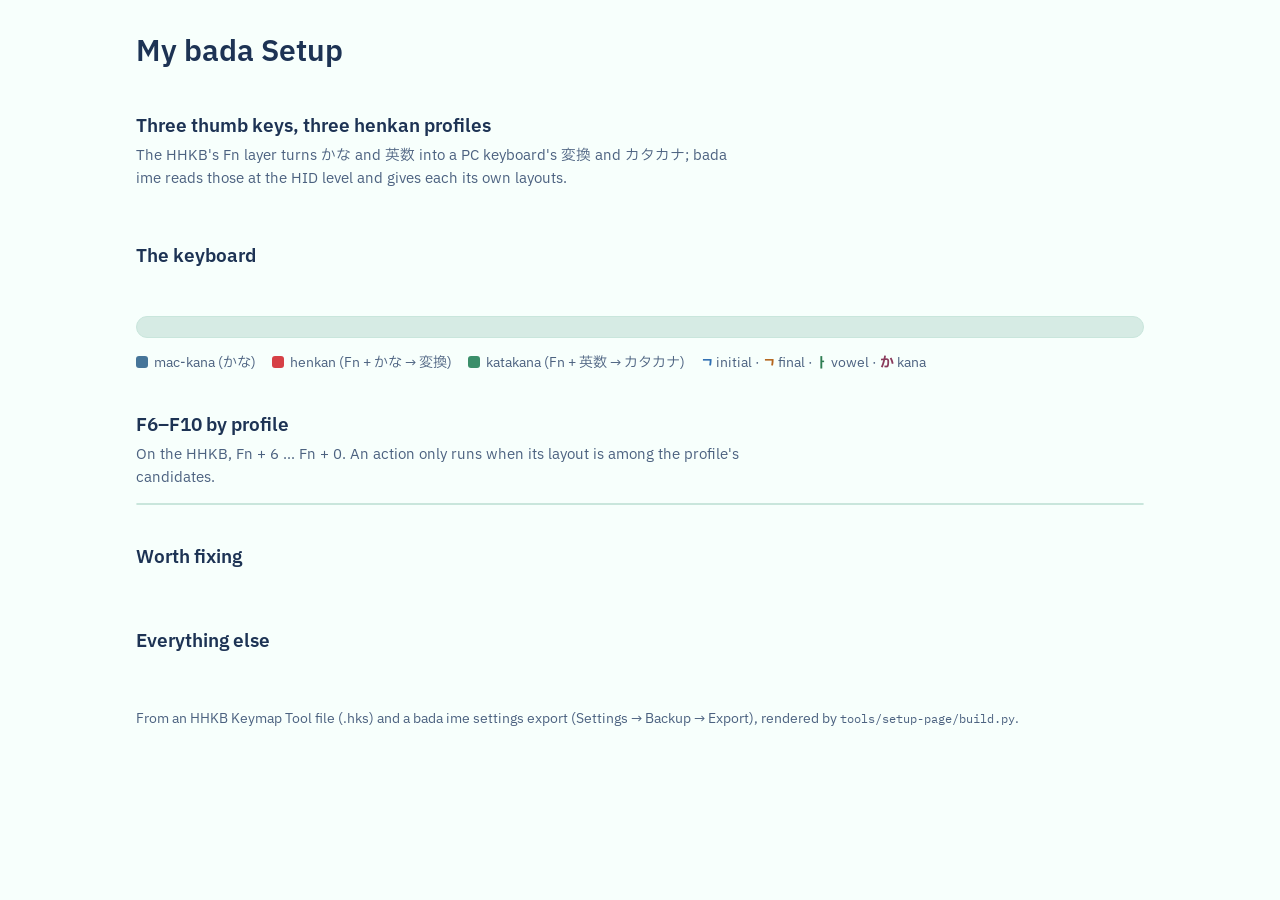
<file: tools/setup-page/template.html>
<!DOCTYPE html>
<html lang="en">
<head>
<meta charset="utf-8">
<meta name="viewport" content="width=device-width, initial-scale=1">
<title>My bada Setup</title>
<link rel="preconnect" href="https://fonts.googleapis.com">
<link rel="preconnect" href="https://fonts.gstatic.com" crossorigin>
<link href="https://fonts.googleapis.com/css2?family=IBM+Plex+Sans:wght@400;500;600&family=IBM+Plex+Mono:wght@400;500&family=IBM+Plex+Sans+KR:wght@400;500;600&family=IBM+Plex+Sans+JP:wght@400;500;600&display=swap" rel="stylesheet">
<style>
/* Layout: one column; the three thumb keys → three profiles first, then the board, then F keys and details. */
:root{
  --bg:#f7fffc; --surface:#e9fff9; --border:#c9e6dc; --text:#1d3354; --muted:#4c6280;
  --accent:#467599; --secondary:#9ed8b8; --alert:#d64045;
  --cap:#ffffff; --cap-edge:#c9e6dc; --mod:#e2f4ee; --case:#d6ebe4;
  --p1:#467599; --p2:#d64045; --p3:#3b8f6a;
  --l-i:#2f6fb2; --l-f:#b5651d; --l-v:#2e7d52; --l-y:#7a4fb0; --l-k:#8a3b5c; --l-s:#5d6b78;
  --body:"IBM Plex Sans","IBM Plex Sans KR","IBM Plex Sans JP",-apple-system,"Apple SD Gothic Neo","Hiragino Sans",sans-serif;
  --mono:"IBM Plex Mono",ui-monospace,Menlo,monospace;
  color-scheme:light;
}
@media (prefers-color-scheme:dark){:root:not([data-theme="light"]){
  --bg:#0f1b2e; --surface:#1d3354; --border:#2c4a72; --text:#e9fff9; --muted:#a9c3d6;
  --accent:#7fa9c9; --secondary:#9ed8b8; --alert:#e8686c;
  --cap:#22395c; --cap-edge:#2c4a72; --mod:#1a2e4b; --case:#132440;
  --p1:#7fa9c9; --p2:#e8686c; --p3:#8fd1ae; --l-i:#8fbdf0; --l-f:#f0a868; --l-v:#7fd1a1; --l-y:#c4a3f0; --l-k:#ec97bb; --l-s:#a9b8c6; color-scheme:dark;}}
:root[data-theme="dark"]{
  --bg:#0f1b2e; --surface:#1d3354; --border:#2c4a72; --text:#e9fff9; --muted:#a9c3d6;
  --accent:#7fa9c9; --secondary:#9ed8b8; --alert:#e8686c;
  --cap:#22395c; --cap-edge:#2c4a72; --mod:#1a2e4b; --case:#132440;
  --p1:#7fa9c9; --p2:#e8686c; --p3:#8fd1ae; --l-i:#8fbdf0; --l-f:#f0a868; --l-v:#7fd1a1; --l-y:#c4a3f0; --l-k:#ec97bb; --l-s:#a9b8c6; color-scheme:dark;}
*,*::before,*::after{box-sizing:border-box}
body{margin:0;background:var(--bg);color:var(--text);font:16px/1.55 var(--body)}
main{max-width:1040px;margin:0 auto;padding:32px 16px 48px;display:grid;gap:36px}
h1{font-size:1.9rem;line-height:1.2;margin:0;font-weight:600;text-wrap:balance}
h2{font-size:1.2rem;margin:0 0 4px;font-weight:600;text-wrap:balance}
p{margin:0;max-width:68ch}
.lede{color:var(--muted);margin-top:6px}
.sub{color:var(--muted);font-size:.92rem}
code,.mono{font-family:var(--mono);font-size:.88em}
section{display:grid;gap:14px}
.profiles{display:grid;grid-template-columns:repeat(auto-fit,minmax(260px,1fr));gap:14px}
.card{background:var(--surface);border:1px solid var(--border);border-radius:12px;padding:16px;display:grid;gap:10px;border-top:4px solid var(--pc)}
.keys{display:flex;flex-wrap:wrap;gap:6px;align-items:center}
kbd{font-family:var(--body);font-size:.95rem;background:var(--cap);border:1px solid var(--cap-edge);border-bottom-width:3px;border-radius:7px;padding:2px 8px;min-width:2em;text-align:center}
.arrow{color:var(--muted)}
.chips{display:flex;flex-wrap:wrap;gap:6px}
.chip{border:1px solid var(--border);border-radius:999px;padding:2px 10px;font-size:.88rem;background:var(--bg)}
.chip b{font-weight:600}
.chip.w{border-color:var(--accent);color:var(--accent)}
.pname{font-family:var(--mono);font-size:.85rem;color:var(--muted)}
.label{font-size:.78rem;letter-spacing:.06em;text-transform:uppercase;color:var(--muted)}
.board{background:var(--case);border:1px solid var(--border);border-radius:14px;padding:10px;overflow-x:auto}
.board svg{display:block;width:100%;min-width:760px;height:auto}
.bar{display:flex;flex-wrap:wrap;gap:8px;align-items:center}
button{font:inherit;font-size:.9rem;color:var(--text);background:var(--bg);border:1px solid var(--border);border-radius:8px;padding:6px 12px;cursor:pointer}
button[aria-pressed="true"]{background:var(--accent);border-color:var(--accent);color:var(--bg)}
button:focus-visible{outline:2px solid var(--accent);outline-offset:2px}
.legend{display:flex;flex-wrap:wrap;gap:6px 16px;font-size:.88rem;color:var(--muted)}
.sw{display:inline-block;width:12px;height:12px;border-radius:3px;vertical-align:-1px;margin-right:6px}
.tablewrap{overflow-x:auto;border:1px solid var(--border);border-radius:12px}
table{border-collapse:collapse;width:100%;min-width:640px;font-size:.92rem}
th,td{padding:9px 12px;border-bottom:1px solid var(--border);text-align:left;vertical-align:top}
thead th{background:var(--surface);font-weight:600}
tbody tr:last-child td{border-bottom:0}
td.k{font-family:var(--mono);font-weight:500;width:56px}
.off{color:var(--muted)}
.warn{display:inline-block;margin-top:3px;font-size:.8rem;color:var(--alert)}
.notes{display:grid;gap:10px}
.note{border-left:4px solid var(--alert);background:var(--surface);border-radius:0 10px 10px 0;padding:10px 14px}
.note.ok{border-left-color:var(--secondary)}
.grid2{display:grid;grid-template-columns:repeat(auto-fit,minmax(240px,1fr));gap:10px}
.fact{background:var(--surface);border:1px solid var(--border);border-radius:10px;padding:10px 14px}
.fact .v{font-weight:500}
footer{color:var(--muted);font-size:.85rem}
@media (prefers-reduced-motion:reduce){*{transition:none!important}}
</style>
</head>
<body>
<main>
  <header>
    <h1>My bada Setup</h1>
    <p class="lede" id="lede"></p>
  </header>

  <section aria-labelledby="h-profiles">
    <div>
      <h2 id="h-profiles">Three thumb keys, three henkan profiles</h2>
      <p class="sub">The HHKB's Fn layer turns かな and 英数 into a PC keyboard's 変換 and カタカナ; bada ime reads those at the HID level and gives each its own layouts.</p>
    </div>
    <div class="profiles" id="profiles"></div>
  </section>

  <section aria-labelledby="h-board">
    <div>
      <h2 id="h-board">The keyboard</h2>
      <p class="sub" id="boardsub"></p>
    </div>
    <div class="bar" role="group" aria-label="What the keys type" id="modes"></div>
    <p class="sub" id="modesub"></p>
    <div class="board" id="board"></div>
    <div class="legend">
      <span><span class="sw" style="background:var(--p1)"></span>mac-kana (かな)</span>
      <span><span class="sw" style="background:var(--p2)"></span>henkan (Fn + かな → 変換)</span>
      <span><span class="sw" style="background:var(--p3)"></span>katakana (Fn + 英数 → カタカナ)</span>
      <span><b style="color:var(--l-i)">ㄱ</b> initial · <b style="color:var(--l-f)">ㄱ</b> final · <b style="color:var(--l-v)">ㅏ</b> vowel · <b style="color:var(--l-k)">か</b> kana</span>
    </div>
  </section>

  <section aria-labelledby="h-fkeys">
    <div>
      <h2 id="h-fkeys">F6–F10 by profile</h2>
      <p class="sub">On the HHKB, Fn + 6 … Fn + 0. An action only runs when its layout is among the profile's candidates.</p>
    </div>
    <div class="tablewrap"><table id="ftable"></table></div>
  </section>

  <section aria-labelledby="h-notes">
    <h2 id="h-notes">Worth fixing</h2>
    <div class="notes" id="notes"></div>
  </section>

  <section aria-labelledby="h-rest">
    <h2 id="h-rest">Everything else</h2>
    <div class="grid2" id="facts"></div>
  </section>

  <footer>From an HHKB Keymap Tool file (.hks) and a bada ime settings export (Settings → Backup → Export), rendered by <code>tools/setup-page/build.py</code>.</footer>
</main>
<script id="data" type="application/json">/*DATA*/</script>
<script>
"use strict";
const D = JSON.parse(document.getElementById("data").textContent);
const B = D.bada;
const $ = id => document.getElementById(id);
const esc = s => String(s).replace(/[&<>"]/g, c => ({ "&": "&amp;", "<": "&lt;", ">": "&gt;", '"': "&quot;" }[c]));

const LAYOUTS = { 0: "QWERTY", 10: "Korean (2-set)", 11: "Korean (legacy-korean)", 12: "Korean (legacy-moonshot)", 13: "Korean (bada)",
  14: "Korean (3-set JIS)", 15: "Korean (bada roman)", 16: "Korean (bada plain)", 18: "Korean (Roman)", 19: "Korean (Kana)", 20: "Japanese (Kana)", 21: "Japanese (Romaji)", 150: "Symbols", 151: "Unicode" };
const ACTIONS = { "prediction-1": "1st prediction", raw: "Raw jamo", hanja: "Hanja", "qwerty-fullwidth": "QWERTY, full-width",
  "qwerty-halfwidth": "QWERTY, half-width", hiragana: "Hiragana", katakana: "Katakana", "halfwidth-katakana": "Half-width katakana",
  "fullwidth-latin": "Full-width Latin", "halfwidth-latin": "Half-width Latin" };
const PROFILES = [
  { name: "mac-kana", key: "かな", keys: ["かな"], color: "var(--p1)" },
  { name: "henkan", key: "変換", keys: ["Fn", "+", "かな"], color: "var(--p2)" },
  { name: "katakana", key: "カタカナ", keys: ["Fn", "+", "英数"], color: "var(--p3)" },
];
const HID = { 0x8A: "変換 (HID 0x8A)", 0x88: "カタカナ (HID 0x88)" };

// a profile's candidates and F keys, links followed as the engine does
function candidates(name) {
  let at = name;
  for (let i = 0; i < 3; i++) {
    const p = (B.profiles || {})[at];
    if (p && p.link) { at = p.link; continue; }
    if (at === "mac-kana" || !p) return at === "mac-kana" || !p && name === "mac-kana" ? B.enabled : B.enabled;
    return p.enabled || [];
  }
  return B.enabled;
}
function fkeys(name) {
  const own = name !== "mac-kana" && B.profiles && B.profiles[name] && B.profiles[name].f_keys;
  return own ? { own: true, intercept: own.intercept, keys: own.keys || {} } : { own: false, intercept: B.intercept_f, keys: B.fkeys || {} };
}

$("lede").textContent = `${D.hhkb.TypeNumber} (HHKB Professional HYBRID Type-S, JIS) with bada ime 0.1.0. Henkan profiles ${B.use_profiles ? "on" : "off"}; muhenkan is ${LAYOUTS[B.default_muhenkan]} on 英数.`;

// ---- profile cards
$("profiles").innerHTML = PROFILES.map(p => {
  const c = candidates(p.name), f = fkeys(p.name);
  const recorded = p.name === "mac-kana" ? "the かな key" : HID[(B.profile_keys || {})[p.name] - 0x70000] || "not recorded";
  const kana = p.name === "mac-kana" ? "next menu entry (⇧: previous)" : ({ "next-or-mac-kana": "next entry if there's a menu, else back to かな's profile", "mac-kana": "back to かな's profile", cycle: "cycle profiles", henkan: "to 変換's profile", katakana: "to カタカナ's profile", muhenkan: "leave henkan" }[(B.kana_in_profile || {})[p.name] || "next-or-mac-kana"]);
  return `<article class="card" style="--pc:${p.color}" aria-label="${esc(p.key)} profile">
    <div class="keys">${p.keys.map(k => k === "+" ? `<span class="arrow">+</span>` : `<kbd>${esc(k)}</kbd>`).join("")}
      ${p.name === "mac-kana" ? "" : `<span class="arrow">→</span><kbd>${esc(p.key)}</kbd>`}</div>
    <div class="pname">profile-${p.name} · bada reads ${esc(recorded)}</div>
    <div><div class="label">Candidates</div><div class="chips">${c.map(id => {
      const w = (B.weights || {})[id];
      return `<span class="chip${w ? " w" : ""}"><b>${esc(LAYOUTS[id] || id)}</b> <span class="mono">${id}</span>${w ? ` ×${w}` : ""}</span>`;
    }).join("")}</div></div>
    <div><div class="label">F keys</div><div>${f.own ? "Its own" : "かな's"}: ${f.intercept ? "intercepted" : "passed to the app"}</div></div>
    <div><div class="label">かな here</div><div>${esc(kana)}</div></div>
  </article>`;
}).join("");

// ---- keyboard (HHKB JIS geometry, tools/render/keyboards.js)
const NAME = { 0: "", 1: "Fn", 2: "Fn", 40: "Return", 41: "Esc", 42: "Delete", 43: "Tab", 44: "", 45: "-", 46: "^", 47: "@", 48: "[", 50: "]", 51: ";", 52: ":",
  53: "半角/全角", 54: ",", 55: ".", 56: "/", 57: "Caps", 70: "PrtSc", 71: "ScrLk", 72: "Pause", 73: "Ins", 74: "Home", 75: "PgUp", 76: "Del ⌦", 77: "End",
  78: "PgDn", 79: "→", 80: "←", 81: "↓", 82: "↑", 84: "÷", 85: "×", 86: "−", 87: "+", 88: "Enter", 102: "Power", 135: "\\", 136: "カタカナ", 137: "¥",
  138: "変換", 139: "無変換", 144: "かな", 145: "英数", 224: "Control", 225: "Shift", 226: "⌥", 227: "⌘", 228: "R Ctrl", 229: "Shift", 230: "⌥", 231: "⌘",
  232: "Vol −", 233: "Vol +", 234: "Mute", 235: "Eject" };
for (let i = 4; i <= 29; i++) NAME[i] = String.fromCharCode(61 + i);
for (let i = 30; i <= 39; i++) NAME[i] = String((i - 29) % 10);
for (let i = 58; i <= 69; i++) NAME[i] = "F" + (i - 57);
const nm = c => NAME[c] ?? `0x${c.toString(16)}`;
const row = (y, x0, keys) => { let x = x0; return keys.map(([c, w = 1]) => { const k = [c, x, y, w, 1]; x += w; return k; }); };
const NUM = ["Digit1","Digit2","Digit3","Digit4","Digit5","Digit6","Digit7","Digit8","Digit9","Digit0","Minus","Equal","IntlYen"].map(c => [c]);
const Q = ["KeyQ","KeyW","KeyE","KeyR","KeyT","KeyY","KeyU","KeyI","KeyO","KeyP","BracketLeft","BracketRight"].map(c => [c]);
const A = ["KeyA","KeyS","KeyD","KeyF","KeyG","KeyH","KeyJ","KeyK","KeyL","Semicolon","Quote","Backslash"].map(c => [c]);
const Z = ["KeyZ","KeyX","KeyC","KeyV","KeyB","KeyN","KeyM","Comma","Period","Slash","IntlRo"].map(c => [c]);
const KEYS = [
  ...row(0, 0, [["Escape"], ...NUM, ["Backspace"]]),
  ...row(1, 0, [["Tab", 1.5], ...Q]),
  ...row(2, 0, [["ControlLeft", 1.75], ...A]),
  ...row(3, 0, [["ShiftLeft", 2], ...Z, ["ArrowUp"], ["ShiftRight"]]),
  ...row(4, 0, [["FnL"], [null, 0.25], ["Backquote"], ["AltLeft"], ["MetaLeft"], ["Lang2"], ["Space", 2.5], ["Lang1"], ["MetaRight"], ["AltRight"], ["FnR"], [null, 0.25], ["ArrowLeft"], ["ArrowDown"], ["ArrowRight"]]),
  ["Enter", 13.5, 1, 1.5, 2],
].filter(k => k[0]);
const PROFILE_KEY = { Lang1: { n: "var(--p1)", f: "var(--p2)" }, Lang2: { f: "var(--p3)" } };
const MODES = [
  { id: "eisu", label: "英数", what: "muhenkan", ids: () => [B.default_muhenkan] },
  { id: "mac-kana", label: "かな", what: "profile-mac-kana", ids: () => candidates("mac-kana") },
  { id: "henkan", label: "Fn + かな → 変換", what: "profile-henkan", ids: () => candidates("henkan") },
  { id: "katakana", label: "Fn + 英数 → カタカナ", what: "profile-katakana", ids: () => candidates("katakana") },
  { id: "fn", label: "Fn layer", what: "the HHKB's own Fn layer" },
];
// The view to open: #eisu, #mac-kana, #henkan, #katakana or #fn in the link, else かな's.
let mode = MODES.some(x => "#" + x.id === location.hash) ? location.hash.slice(1) : "mac-kana";
addEventListener("hashchange", () => { const h = location.hash.slice(1); if (MODES.some(x => x.id === h)) { mode = h; draw(); } });
const CLS = { i: "--l-i", c: "--l-i", f: "--l-f", v: "--l-v", y: "--l-y", k: "--l-k", l: "--text", d: "--l-s", s: "--l-s", x: "--alert" };
const col = c => `var(${CLS[c] || "--text"})`;
// Corners by script, as the renderer's combination boards: Latin top left, Korean bottom left, kana bottom right.
const slotOf = id => id === 20 ? "BR" : (id < 10 || id === 18 || id === 21 || id >= 150) ? "TL" : "BL";
function enterPath(x, y, U, G) {   // ISO Return: 1.5u on the Q row, 1.25u on the A row
  const r = 7, x0 = x + G, x1 = x + 0.25 * U + G, x2 = x + 1.5 * U - G, y0 = y + G, ym = y + U - G, y2 = y + 2 * U - G;
  return `M${x0 + r},${y0}H${x2 - r}Q${x2},${y0} ${x2},${y0 + r}V${y2 - r}Q${x2},${y2} ${x2 - r},${y2}H${x1 + r}Q${x1},${y2} ${x1},${y2 - r}V${ym}H${x0 + r}Q${x0},${ym} ${x0},${ym - r}V${y0 + r}Q${x0},${y0} ${x0 + r},${y0}Z`;
}
function draw() {
  const U = 66, P = 12, G = 3, W = 15 * U + P * 2, H = 5 * U + P * 2;
  const L = D.layers.Normal, F = D.layers.WithFn, m = MODES.find(x => x.id === mode);
  const ids = m.ids ? m.ids().filter(id => D.layouts[id]) : [];
  // one layout per corner (Symbols and Unicode share the Latin one)
  const slots = {};
  for (const id of ids) { const sl = slotOf(id); if (!slots[sl]) slots[sl] = id; }
  const single = Object.keys(slots).length === 1;
  const font = 'font-family="IBM Plex Sans, IBM Plex Sans KR, IBM Plex Sans JP, sans-serif"';
  const T = (x, y, t, size, c, anchor = "start", extra = "") => `<text x="${x}" y="${y}" font-size="${size}" fill="${c}" text-anchor="${anchor}" ${font} ${extra}>${esc(t)}</text>`;
  let s = `<svg viewBox="0 0 ${W} ${H}" role="img" aria-label="HHKB JIS, ${esc(m.label)}"><title>HHKB JIS: ${esc(m.label)}</title>`;
  for (const [code, kx, ky, kw, kh] of KEYS) {
    const x = P + kx * U, y = P + ky * U, w = kw * U, h = kh * U;
    const xi = x + G, yi = y + G, wi = w - 2 * G, hi = h - 2 * G;
    const pk = PROFILE_KEY[code];
    const stroke = pk ? (mode === "henkan" ? pk.f && code === "Lang1" ? pk.f : pk.n || pk.f : mode === "katakana" ? (code === "Lang2" ? pk.f : pk.n || pk.f) : pk.n || pk.f) : "var(--cap-edge)";
    const layoutKey = ids.length && D.layouts[ids[0]].keys[code] !== undefined;
    const fill = /Shift|Control|Alt|Meta|Fn|Tab|Escape|Backspace|Enter|Backquote|Lang|Arrow|Space/.test(code) ? "var(--mod)" : "var(--cap)";
    s += code === "Enter"
      ? `<path d="${enterPath(x, y, U, G)}" fill="${fill}" stroke="var(--cap-edge)"/>`
      : `<rect x="${xi}" y="${yi}" width="${wi}" height="${hi}" rx="7" fill="${fill}" stroke="${stroke}" stroke-width="${pk ? 3 : 1}"/>`;
    if (mode === "fn") {
      const fn = F[code] || L[code], changed = F[code] !== undefined && F[code] !== L[code] && F[code] !== 0;
      const label = code === "Enter" ? nm(F.Enter || 40) : nm(fn ?? 0);
      s += T(code === "Enter" ? x + 0.75 * U : xi + wi / 2, code === "Enter" ? y + U / 2 + 4 : yi + hi - 12, label, label.length <= 2 ? 19 : 11.5,
        changed ? (pk ? pk.f : "var(--accent)") : "var(--muted)", "middle", changed ? 'font-weight="600"' : "");
      continue;
    }
    if (!layoutKey) {   // keys no layout reads: what the keymap sends
      const label = code === "Enter" ? "Return" : nm(L[code] ?? 0);
      s += T(code === "Enter" ? x + 0.75 * U : xi + wi / 2, code === "Enter" ? y + U / 2 + 4 : yi + hi - 12, label, label.length <= 2 ? 17 : 11.5, "var(--muted)", "middle");
      continue;
    }
    const shown = new Set();
    for (const [slot, id] of Object.entries(slots)) {
      const k = D.layouts[id].keys[code]; if (!k) continue;
      let b = k.base, sh = k.shift;
      if (b && sh && b.t === sh.t) sh = null;
      const letter = b && b.c === "l" && /^[a-z]$/i.test(b.t);
      if (single || slot === "TL") {
        if (letter) { s += T(xi + 9, yi + (single ? hi - 12 : 22), b.t.toUpperCase(), single ? 20 : 15, col("l")); continue; }
        if (sh && !(single && sh.c === "y")) s += T(xi + 9, yi + 18, sh.t, 12, col(sh.c));
        if (b) s += T(xi + 9, yi + (single ? hi - 12 : 34), b.t.split("/")[0], single && b.t.length < 3 ? 20 : 12, col(b.r ? b.r[0] : b.c));
        if (b && b.r) s += T(xi + wi - 8, yi + hi / 2 + 5, b.t.split("/")[1], 12, col(b.r[1]), "end", 'text-decoration="underline"');
      } else if (slot === "BL") {
        if (b && !shown.has(b.t)) s += T(xi + 9, yi + hi - 11, b.t.split("/")[0], b.t.length > 3 ? 13 : 19, col(b.r ? b.r[0] : b.c));
        if (b && b.r) s += T(xi + 32, yi + hi - 11, b.t.split("/")[1], 11, col(b.r[1]), "start", 'text-decoration="underline"');
        else if (sh && ["f", "v", "i", "c"].includes(sh.c)) s += T(xi + 32, yi + hi - 27, sh.t, 11, col(sh.c));
      } else {   // BR: kana
        if (b) s += T(xi + wi - 8, yi + hi - 11, b.t, 15, col(b.c), "end");
        if (sh && sh.c === "k") s += T(xi + wi - 8, yi + hi - 30, sh.t, 10.5, col(sh.c), "end");
      }
      if (b) shown.add(b.t);
    }
  }
  $("board").innerHTML = s + "</svg>";
  $("modes").innerHTML = MODES.map(x => `<button data-mode="${x.id}" aria-pressed="${x.id === mode}">${esc(x.label)}</button>`).join("");
  $("modesub").textContent = mode === "fn" ? "What each key sends with Fn held (HHKB Keymap Tool); the changed keys are coloured." :
    `${m.what}: ${ids.map(id => D.layouts[id].name).join(" + ")}${ids.some(id => id >= 150) ? " (the keys spell a search)" : ""}. ⇧ legends at the top; ⇧ on a number or symbol key types its JIS character.`;
}
$("modes").addEventListener("click", e => { const b = e.target.closest("button[data-mode]"); if (b) { mode = b.dataset.mode; try { history.replaceState(null, "", "#" + mode); } catch (_) {} draw(); } });
const dip = (D.hhkb.DipSwitch || []).map((on, i) => on ? i + 1 : null).filter(Boolean);
$("boardsub").textContent = `HHKB Keymap Tool ${D.hhkb.ToolVersion}, DIP switches ${dip.join(" and ")} on (1 on, 2 off: Mac mode). Pick what to show; the outlined keys are the three profile keys.`;
draw();

// ---- F keys
const fcell = (p, k) => {
  const f = fkeys(p.name);
  if (!f.intercept) return `<span class="off">to the app</span>`;
  const b = f.keys[k];
  if (!b || b === "swallow") return `<span class="off">nothing</span>`;
  if (b === "pass") return `<span class="off">to the app</span>`;
  const [m, a] = b.split(".");
  const active = candidates(p.name).includes(Number(m));
  return `${esc(ACTIONS[a] || a)} <span class="mono off">${esc(LAYOUTS[m] || m)}</span>${active ? "" : `<br><span class="warn">does nothing here: ${esc(LAYOUTS[m] || m)} isn't a candidate</span>`}`;
};
$("ftable").innerHTML = `<thead><tr><th scope="col">Key</th>${PROFILES.map(p => `<th scope="col">${esc(p.key)} <span class="pname">${p.name}</span>${fkeys(p.name).own ? "" : ""}</th>`).join("")}</tr></thead><tbody>` +
  ["F6", "F7", "F8", "F9", "F10"].map(k => `<tr><td class="k">${k}</td>${PROFILES.map(p => `<td>${fcell(p, k)}</td>`).join("")}</tr>`).join("") + "</tbody>";

// ---- notes: what doesn't take effect
const notes = [];
for (const p of PROFILES) {
  const f = fkeys(p.name);
  if (!f.intercept) continue;
  for (const [k, b] of Object.entries(f.keys)) {
    const m = Number(b.split(".")[0]);
    if (!Number.isNaN(m) && !candidates(p.name).includes(m))
      notes.push(`<strong>${esc(p.key)}'s ${k}</strong> is bound to <code>${esc(b)}</code>, but ${esc(LAYOUTS[m])} isn't among ${esc(p.key)}'s candidates, so it does nothing. ${m === 21 && candidates(p.name).includes(20) ? `<code>20.${esc(b.split(".")[1])}</code> would work.` : ""}`);
  }
}
const used = new Set(PROFILES.flatMap(p => candidates(p.name)));
for (const [id, w] of Object.entries(B.weights || {}))
  if (!used.has(Number(id))) notes.push(`The <strong>×${w}</strong> weight on ${esc(LAYOUTS[id])} (${id}) has no effect: no profile uses it.`);
const kata = fkeys("katakana");
if (kata.own && !kata.intercept) notes.push(`カタカナ's own F keys are <strong>not intercepted</strong>, so F6–F10 go to the app there; its bindings are kept for when you turn it on.`);
$("notes").innerHTML = notes.length ? notes.map((n, i) => `<div class="note${n.includes("not intercepted") ? " ok" : ""}">${n}</div>`).join("") : `<div class="note ok">Everything set here takes effect.</div>`;

// ---- the rest
const facts = [
  ["Muhenkan (英数)", LAYOUTS[B.default_muhenkan]],
  ["Script forms", B.script_forms ? "On: ⇧Tab gives −1 hiragana, −2 katakana" : "Off"],
  ["Emoji skin tones", (B.skin_tones || []).join(", ")],
  ["かな in other profiles", "Next entry if there's a menu, else back to かな's (both)"],
  ["Cycle order", (B.profile_order || []).join(" → ")],
];
$("facts").innerHTML = facts.map(([k, v]) => `<div class="fact"><div class="label">${esc(k)}</div><div class="v">${esc(v)}</div></div>`).join("");
</script>
</body>
</html>
</file>
